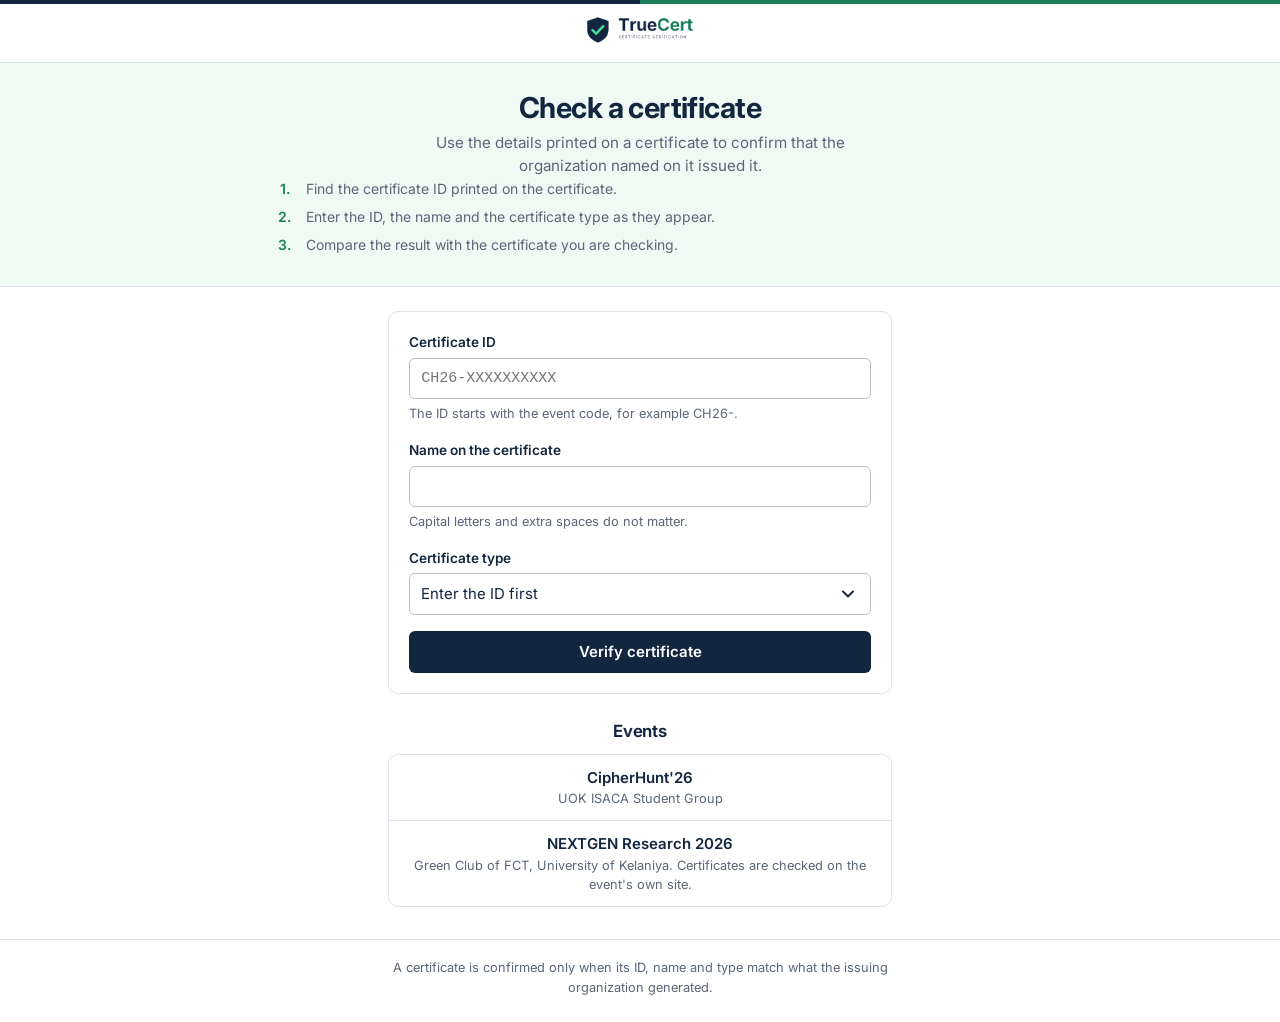
<file: index.html>
<!doctype html>
<html lang="en">
<head>
  <meta charset="utf-8">
  <meta name="viewport" content="width=device-width, initial-scale=1">
  <title>TrueCert | Certificate verification</title>
  <meta name="description" content="Check that a certificate was issued by the organization named on it.">
  <link rel="icon" type="image/png" href="logos/favicon.png">
  <link rel="preconnect" href="https://fonts.googleapis.com">
  <link rel="preconnect" href="https://fonts.gstatic.com" crossorigin>
  <link href="https://fonts.googleapis.com/css2?family=Inter:wght@400;500;600;700&display=swap" rel="stylesheet">
  <link rel="stylesheet" href="style.css">
</head>
<body>
  <header class="site-header">
    <div class="wrap"><a class="brand" href="./"><img src="logos/truecert-logo.png" alt="TrueCert"></a></div>
  </header>

  <section class="hero">
    <div class="wrap">
      <h1>Check a certificate</h1>
      <p class="lead">Use the details printed on a certificate to confirm that the organization named on it issued it.</p>
      <ol class="steps">
        <li>Find the certificate ID printed on the certificate.</li>
        <li>Enter the ID, the name and the certificate type as they appear.</li>
        <li>Compare the result with the certificate you are checking.</li>
      </ol>
    </div>
  </section>

  <main class="wrap">
    <form id="verify-form" class="panel">
      <div class="field">
        <label for="cert-id">Certificate ID</label>
        <input id="cert-id" name="id" type="text" required autocomplete="off" autocapitalize="characters" spellcheck="false" placeholder="CH26-XXXXXXXXXX">
        <p class="hint" id="event-note">The ID starts with the event code, for example CH26-.</p>
      </div>
      <div class="field">
        <label for="cert-name">Name on the certificate</label>
        <input id="cert-name" name="name" type="text" required autocomplete="off">
        <p class="hint">Capital letters and extra spaces do not matter.</p>
      </div>
      <div class="field">
        <label for="cert-type">Certificate type</label>
        <select id="cert-type" name="type" required>
          <option value="">Enter the ID first</option>
        </select>
      </div>
      <button type="submit">Verify certificate</button>
    </form>

    <div id="result" aria-live="polite"></div>

    <section class="events">
      <h2>Events</h2>
      <ul>
        <li>
          <a href="ch26/index.html">CipherHunt'26
            <span>UOK ISACA Student Group</span>
          </a>
        </li>
        <li>
          <a href="https://nextgenresearch2026.netlify.app/">NEXTGEN Research 2026
            <span>Green Club of FCT, University of Kelaniya. Certificates are checked on the event's own site.</span>
          </a>
        </li>
      </ul>
    </section>
  </main>

  <footer>
    <div class="wrap"><p>A certificate is confirmed only when its ID, name and type match what the issuing organization generated.</p></div>
  </footer>

  <script src="verify.js"></script>
</body>
</html>
</file>
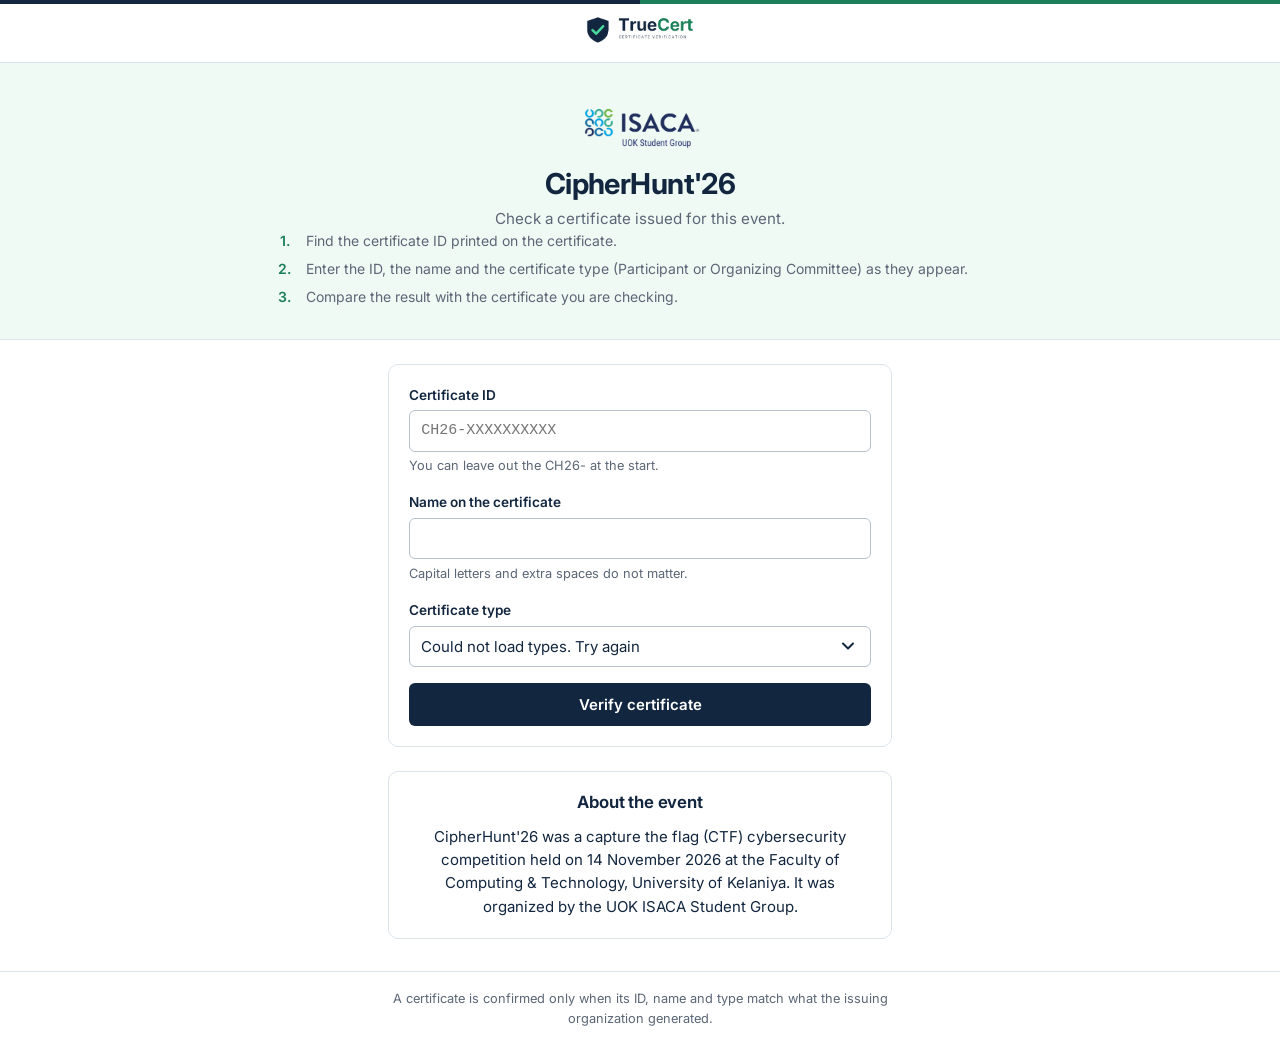
<file: ch26/index.html>
<!doctype html>
<html lang="en">
<head>
  <meta charset="utf-8">
  <meta name="viewport" content="width=device-width, initial-scale=1">
  <title>CipherHunt'26 | TrueCert</title>
  <meta name="description" content="Verify a certificate issued for CipherHunt'26.">
  <link rel="icon" type="image/png" href="../logos/favicon.png">
  <link rel="preconnect" href="https://fonts.googleapis.com">
  <link rel="preconnect" href="https://fonts.gstatic.com" crossorigin>
  <link href="https://fonts.googleapis.com/css2?family=Inter:wght@400;500;600;700&display=swap" rel="stylesheet">
  <link rel="stylesheet" href="../style.css">
  <style>
    /* The ISACA SVG has empty space on its right, so the artwork sits left of centre.
       This shifts it by a share of its own width. Adjust, or trim the SVG's viewBox and remove this. */
    .event-head img { transform: translateX(0%); }
  </style>
</head>
<body data-event="CH26">
  <header class="site-header">
    <div class="wrap"><a class="brand" href="../"><img src="../logos/truecert-logo.png" alt="TrueCert"></a></div>
  </header>

  <section class="hero">
    <div class="wrap">
      <div class="event-head">
        <img src="../logos/ISACA_logo.png" alt="UOK ISACA Student Group logo">
      </div>
      <h1>CipherHunt'26</h1>
      <p class="lead">Check a certificate issued for this event.</p>
      <ol class="steps">
        <li>Find the certificate ID printed on the certificate.</li>
        <li>Enter the ID, the name and the certificate type (Participant or Organizing Committee) as they appear.</li>
        <li>Compare the result with the certificate you are checking.</li>
      </ol>
    </div>
  </section>

  <main class="wrap">
    <form id="verify-form" class="panel">
      <div class="field">
        <label for="cert-id">Certificate ID</label>
        <input id="cert-id" name="id" type="text" required autocomplete="off" autocapitalize="characters" spellcheck="false" placeholder="CH26-XXXXXXXXXX">
        <p class="hint">You can leave out the CH26- at the start.</p>
      </div>
      <div class="field">
        <label for="cert-name">Name on the certificate</label>
        <input id="cert-name" name="name" type="text" required autocomplete="off">
        <p class="hint">Capital letters and extra spaces do not matter.</p>
      </div>
      <div class="field">
        <label for="cert-type">Certificate type</label>
        <select id="cert-type" name="type" required>
          <option value="">Loading...</option>
        </select>
      </div>
      <button type="submit">Verify certificate</button>
    </form>

    <div id="result" aria-live="polite"></div>

    <section class="about">
      <h2>About the event</h2>
      <p>CipherHunt'26 was a capture the flag (CTF) cybersecurity competition held on 14 November 2026 at the Faculty of Computing &amp; Technology, University of Kelaniya. It was organized by the UOK ISACA Student Group.</p>
    </section>
  </main>

  <footer>
    <div class="wrap"><p>A certificate is confirmed only when its ID, name and type match what the issuing organization generated.</p></div>
  </footer>

  <script src="../verify.js"></script>
</body>
</html>
</file>
<file: style.css>
:root {
  --navy: #12263f;
  --green: #1b7f5a;
  --green-dark: #14634a;
  --mint: #4ade9e;
  --mint-soft: #f0faf5;
  --slate: #5b6676;
  --rule: #dde3ea;
  --bad: #a1332a;
  --bad-soft: #fcf3f2;
  --linkedin: #0a66c2;
  --linkedin-dark: #084e96;
}

* { box-sizing: border-box; }
html { -webkit-text-size-adjust: 100%; }

body {
  margin: 0;
  background: #fff;
  color: var(--navy);
  font: 400 15px/1.55 "Inter", system-ui, -apple-system, "Segoe UI", Roboto, sans-serif;
}

.wrap { max-width: 34rem; margin: 0 auto; padding: 0 1.25rem; }

/* Header: the two-tone stripe repeats the True | Cert split in the logo */
.site-header {
  padding: 0.85rem 0 0.65rem;
  text-align: center;
  border-bottom: 1px solid var(--rule);
  background-color: #fff;
  background-image: linear-gradient(90deg, var(--navy) 50%, var(--green) 50%);
  background-size: 100% 4px;
  background-repeat: no-repeat;
  background-position: top;
}
.brand { display: inline-block; line-height: 0; }
.brand img { height: 32px; width: auto; }

/* Hero */
.hero {
  background: var(--mint-soft);
  border-bottom: 1px solid var(--rule);
  padding: 1.75rem 0 1.5rem;
  text-align: center;
}
.event-head { display: flex; justify-content: center; margin: 0 0 0.75rem; }
.event-head img { display: block; height: 64px; width: auto; max-width: 100%; }
h1 {
  font-size: clamp(1.5rem, 4.5vw, 1.8rem);
  font-weight: 700;
  line-height: 1.15;
  letter-spacing: -0.02em;
  margin: 0 0 0.4rem;
}
h2 { font-size: 1.05rem; font-weight: 650; letter-spacing: -0.01em; margin: 0 0 0.6rem; }
.lead { color: var(--slate); max-width: 28rem; margin: 0 auto; font-size: 0.95rem; }

.hero .wrap { max-width: 48rem; }
.hero-grid {
  display: grid;
  grid-template-columns: minmax(0, 15rem) minmax(0, 1fr);
  gap: 1.75rem;
  align-items: center;
  max-width: 38rem;
  margin: 1.25rem auto 0;
  text-align: left;
}
.cert-art { display: block; width: 100%; height: auto; transform: rotate(-2deg); }
.cert-art .seal { transform-box: fill-box; transform-origin: center; animation: stamp 0.55s 0.35s cubic-bezier(0.2, 0.9, 0.3, 1.25) both; }
.cert-art .tick { stroke-dasharray: 34; stroke-dashoffset: 34; animation: draw 0.4s 0.85s ease-out forwards; }
@keyframes stamp { from { opacity: 0; transform: scale(1.7) rotate(-16deg); } to { opacity: 1; transform: none; } }
@keyframes draw { to { stroke-dashoffset: 0; } }

.steps {
  list-style: none;
  counter-reset: step;
  margin: 0;
  padding: 0;
  color: var(--slate);
  font-size: 0.875rem;
}
.steps li { margin-bottom: 0.4rem; }
.steps li { counter-increment: step; display: flex; gap: 0.75rem; }
.steps li::before { content: counter(step) "."; color: var(--green); font-weight: 600; min-width: 1.1rem; }

main.wrap { padding-bottom: 2rem; }

/* Form */
.panel { margin-top: 1.5rem; padding: 1.25rem; border: 1px solid var(--rule); border-radius: 10px; background: #fff; }
.field { margin-bottom: 1rem; }
label { display: block; font-weight: 600; font-size: 0.85rem; margin-bottom: 0.3rem; }
input, select {
  width: 100%;
  padding: 0.5rem 0.7rem;
  font: inherit;
  color: inherit;
  background-color: #fff;
  border: 1px solid #b7c0ca;
  border-radius: 6px;
}
input:focus, select:focus, button:focus-visible, a:focus-visible { outline: 2px solid var(--green); outline-offset: 2px; }
#cert-id { font-family: ui-monospace, Consolas, monospace; letter-spacing: 0.04em; text-transform: uppercase; }
#cert-id::placeholder { text-transform: none; letter-spacing: 0; }
.hint { color: var(--slate); font-size: 0.8rem; margin: 0.3rem 0 0; }

select {
  -webkit-appearance: none;
  appearance: none;
  cursor: pointer;
  padding-right: 2.5rem;
  background-image: url("data:image/svg+xml,%3Csvg xmlns='http://www.w3.org/2000/svg' width='12' height='8' viewBox='0 0 12 8'%3E%3Cpath d='M1 1.5l5 5 5-5' fill='none' stroke='%2312263f' stroke-width='2' stroke-linecap='round' stroke-linejoin='round'/%3E%3C/svg%3E");
  background-repeat: no-repeat;
  background-position: right 1rem center;
  background-size: 12px 8px;
}

.field-error { display: block; margin-top: 0.3rem; color: var(--bad); font-size: 0.8rem; }
.field-error[hidden] { display: none; }
input[aria-invalid="true"], select[aria-invalid="true"] { border-color: var(--bad); }

button {
  font: inherit;
  font-weight: 600;
  color: #fff;
  background: var(--navy);
  border: 0;
  border-radius: 6px;
  padding: 0.6rem 1.2rem;
  cursor: pointer;
  transition: background 0.15s;
}
form button { width: 100%; }
button:hover { background: var(--green); }
button:disabled { opacity: 0.6; cursor: default; }

/* Result */
#result:empty { display: none; }
#result {
  margin-top: 1.25rem;
  padding: 1.25rem;
  border: 1px solid var(--rule);
  border-top-width: 4px;
  border-radius: 10px;
}
#result.ok { border-color: #bfe3d2; border-top-color: var(--green); background: var(--mint-soft); }
#result.fail { border-color: #ecc9c5; border-top-color: var(--bad); background: var(--bad-soft); }
.status { display: flex; align-items: center; gap: 0.6rem; font-size: 1.05rem; font-weight: 650; margin: 0 0 0.4rem; }
.status .icon { flex: none; }
.ok .status { color: var(--green); }
.fail .status { color: var(--bad); }
.note { color: var(--slate); font-size: 0.85rem; }
.note p { margin: 0 0 0.5rem; }
.note ul { margin: 0.5rem 0; padding-left: 1.2rem; }
.org-logo { display: block; width: 56px; height: 56px; object-fit: contain; margin-bottom: 0.75rem; }

.record { margin: 1rem 0 0; }
.record div { display: flex; gap: 1rem; padding: 0.4rem 0; border-top: 1px solid var(--rule); }
.ok .record div { border-top-color: #cfe8dc; }
.record dt { flex: 0 0 7.5rem; color: var(--slate); font-size: 0.85rem; }
.record dd { margin: 0; overflow-wrap: anywhere; }

.share {
  display: inline-flex;
  align-items: center;
  gap: 0.6rem;
  margin-top: 1rem;
  padding: 0.5rem 0.9rem;
  color: #fff;
  background: var(--linkedin);
  border-radius: 6px;
  font-weight: 600;
  text-decoration: none;
  transition: background 0.15s;
}
.share:hover { background: var(--linkedin-dark); }
.share .in {
  display: inline-grid;
  place-items: center;
  width: 1.35rem;
  height: 1.35rem;
  border-radius: 3px;
  background: #fff;
  color: var(--linkedin);
  font-size: 0.8rem;
  font-weight: 800;
  line-height: 1;
}

/* Sections below the form */
.about, .events { margin-top: 1.5rem; text-align: center; }
.about { padding: 1.1rem 1.25rem 0.25rem; border: 1px solid var(--rule); border-radius: 10px; background: #fff; }
.about p { margin: 0 0 1rem; }

.events ul { list-style: none; margin: 0; padding: 0; border: 1px solid var(--rule); border-radius: 10px; overflow: hidden; background: #fff; }
.events li + li { border-top: 1px solid var(--rule); }
.events a { display: block; padding: 0.7rem 1rem; color: var(--navy); font-weight: 600; text-decoration: none; transition: background 0.15s; }
.events a:hover { background: var(--mint-soft); }
.events a:focus-visible { outline-offset: -3px; }
.events a span { display: block; color: var(--slate); font-size: 0.8rem; font-weight: 400; }

footer { background: #fff; border-top: 1px solid var(--rule); padding: 1.1rem 0 1.5rem; color: var(--slate); font-size: 0.8rem; text-align: center; }
footer p { margin: 0; }

@media (max-width: 44rem) {
  .hero-grid { grid-template-columns: 1fr; gap: 1rem; max-width: 17rem; }
}

@media (max-width: 30rem) {
  .panel { padding: 1rem; }
  .record div { flex-direction: column; gap: 0; }
  .record dt { flex: none; }
}

@media (prefers-reduced-motion: reduce) {
  * { transition: none !important; }
  .cert-art .seal { animation: none; }
  .cert-art .tick { animation: none; stroke-dashoffset: 0; }
}
</file>
